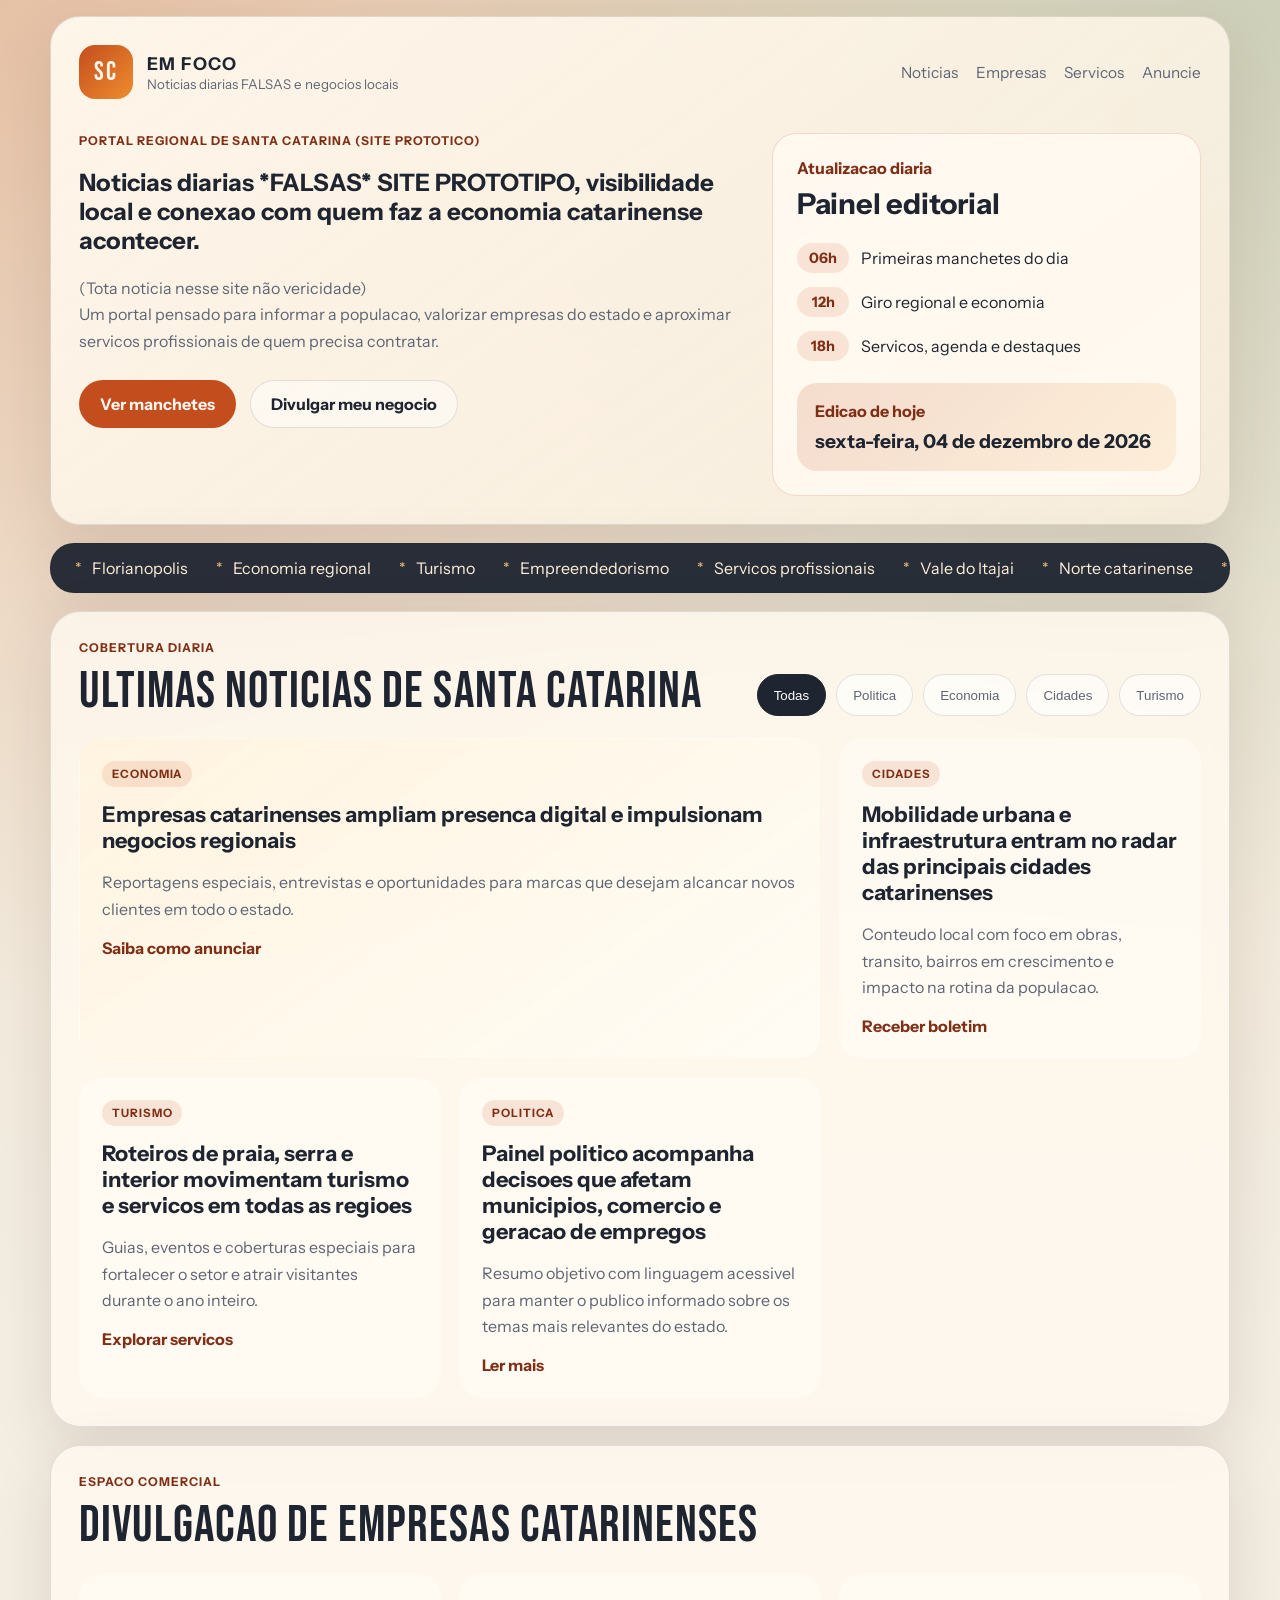
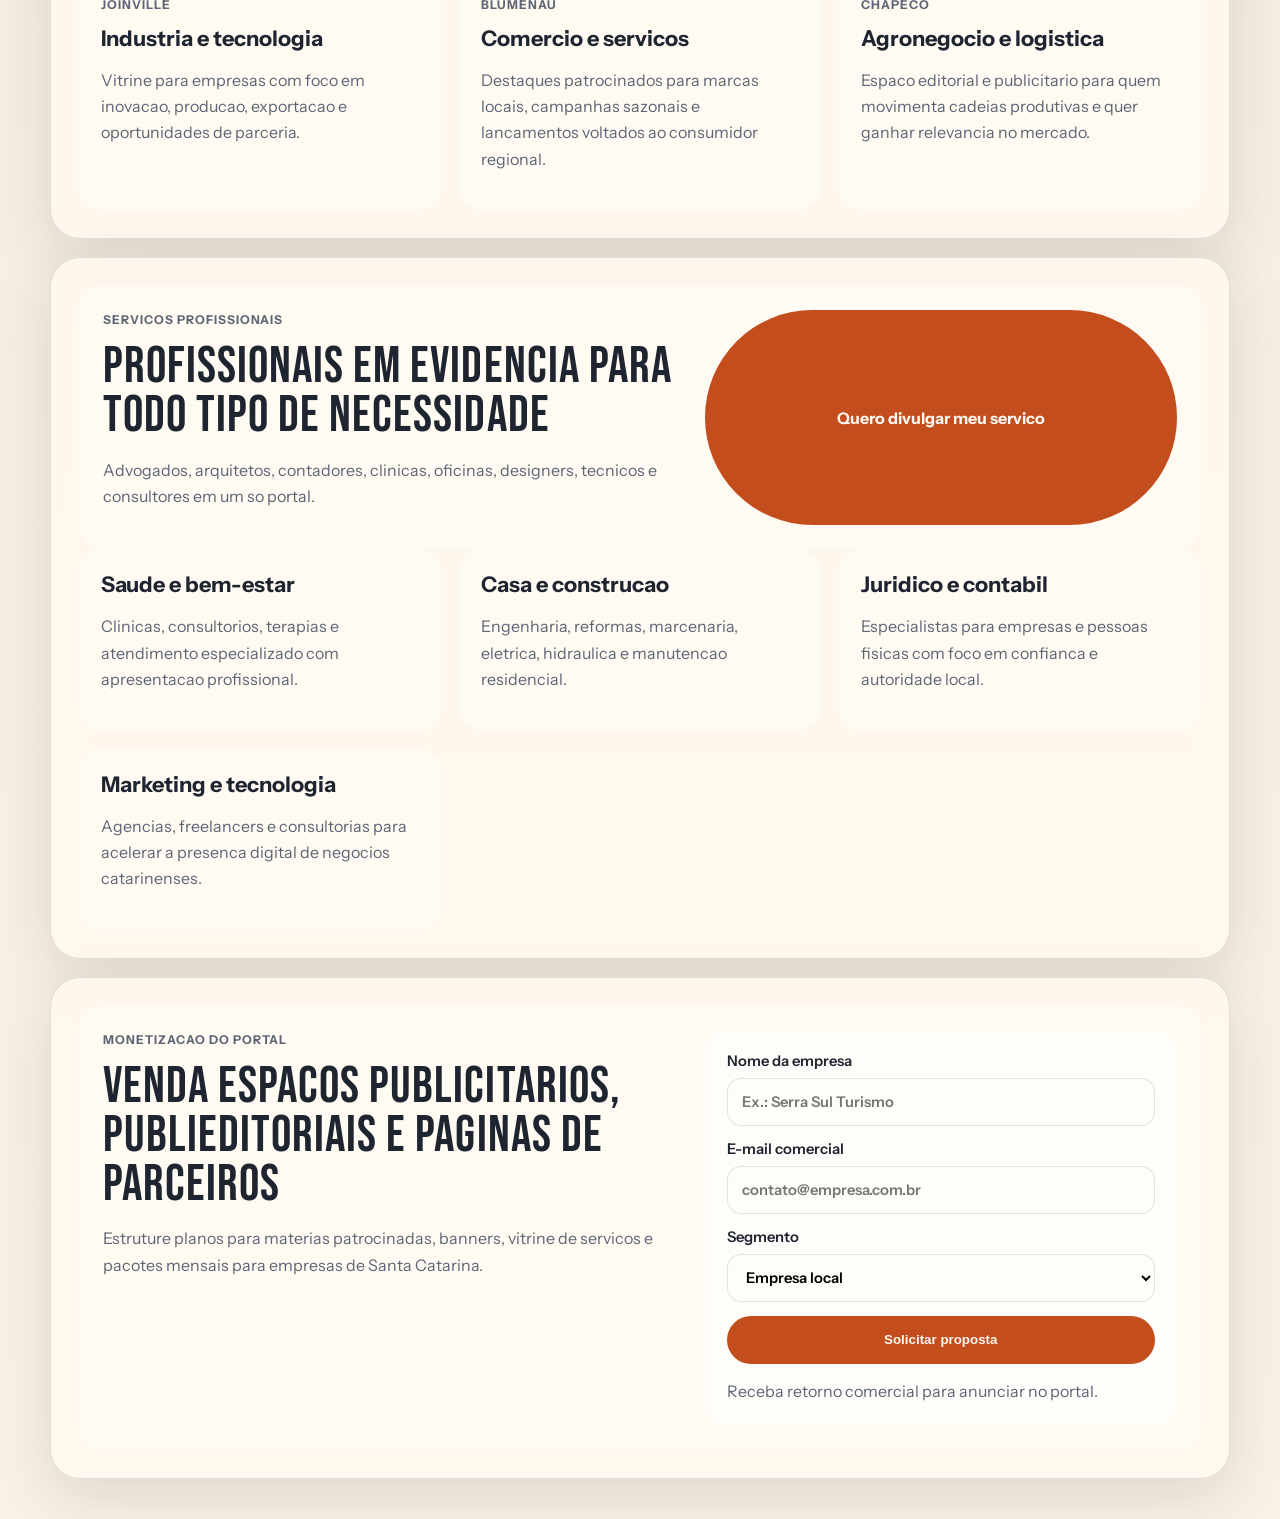
<file: index.html>
<!DOCTYPE html>
<html lang="pt-BR">
<head>
  <meta charset="UTF-8">
  <meta name="viewport" content="width=device-width, initial-scale=1.0">
  <title>SC em Foco | Noticias, Empresas e Servicos de Santa Catarina</title>
  <meta
    name="description"
    content="Portal de noticias de Santa Catarina com cobertura diaria, espaco para empresas locais e divulgacao de servicos profissionais."
  >
  <link rel="preconnect" href="https://fonts.googleapis.com">
  <link rel="preconnect" href="https://fonts.gstatic.com" crossorigin>
  <link
    href="https://fonts.googleapis.com/css2?family=Bebas+Neue&family=Instrument+Sans:wght@400;500;600;700&display=swap"
    rel="stylesheet"
  >
  <link rel="stylesheet" href="styles.css">
</head>
<body>
  <div class="page-shell">
    <header class="hero">
      <nav class="topbar">
        <a class="brand" href="#top">
          <span class="brand-mark">SC</span>
          <span class="brand-text">
            <strong>em Foco</strong>
            <small>Noticias diarias FALSAS e negocios locais</small>
          </span>
        </a>
        <div class="topbar-links">
          <a href="#noticias">Noticias</a>
          <a href="#empresas">Empresas</a>
          <a href="#servicos">Servicos</a>
          <a href="#anuncie">Anuncie</a>
        </div>
      </nav>

      <section class="hero-content" id="top">
        <div class="hero-copy">
          <p class="eyebrow">Portal regional de Santa Catarina (Site prototico) </p>
          <h2>Noticias diarias *FALSAS* SITE PROTOTIPO, visibilidade local e conexao com quem faz a economia catarinense acontecer.</h2>
          <p class="hero-text">
            (Tota noticia nesse site não vericidade)<br> Um portal pensado para informar a populacao, valorizar empresas do estado e aproximar servicos profissionais de quem precisa contratar.
          </p>
          <div class="hero-actions">
            <a class="button button-primary" href="#noticias">Ver manchetes</a>
            <a class="button button-secondary" href="#anuncie">Divulgar meu negocio</a>
          </div>
        </div>

        <aside class="hero-highlight">
          <p class="highlight-label">Atualizacao diaria</p>
          <h2>Painel editorial</h2>
          <ul class="highlight-list">
            <li><span>06h</span> Primeiras manchetes do dia</li>
            <li><span>12h</span> Giro regional e economia</li>
            <li><span>18h</span> Servicos, agenda e destaques</li>
          </ul>
          <div class="edition-card">
            <p>Edicao de hoje</p>
            <strong id="current-date">Carregando data...</strong>
          </div>
        </aside>
      </section>
    </header>

    <main>
      <section class="ticker" aria-label="Destaques rapidos">
        <div class="ticker-track">
          <span>Florianopolis</span>
          <span>Economia regional</span>
          <span>Turismo</span>
          <span>Empreendedorismo</span>
          <span>Servicos profissionais</span>
          <span>Vale do Itajai</span>
          <span>Norte catarinense</span>
          <span>Oeste em pauta</span>
        </div>
      </section>

      <section class="section" id="noticias">
        <div class="section-heading">
          <div>
            <p class="eyebrow">Cobertura diaria</p>
            <h2>Ultimas noticias de Santa Catarina</h2>
          </div>
          <div class="filters" role="tablist" aria-label="Filtrar noticias">
            <button class="filter-button is-active" type="button" data-filter="all">Todas</button>
            <button class="filter-button" type="button" data-filter="politica">Politica</button>
            <button class="filter-button" type="button" data-filter="economia">Economia</button>
            <button class="filter-button" type="button" data-filter="cidades">Cidades</button>
            <button class="filter-button" type="button" data-filter="turismo">Turismo</button>
          </div>
        </div>

        <div class="news-grid">
          <article class="headline-card featured" data-category="economia">
            <span class="tag">Economia</span>
            <h3>Empresas catarinenses ampliam presenca digital e impulsionam negocios regionais</h3>
            <p>Reportagens especiais, entrevistas e oportunidades para marcas que desejam alcancar novos clientes em todo o estado.</p>
            <a href="#anuncie">Saiba como anunciar</a>
          </article>

          <article class="headline-card" data-category="cidades">
            <span class="tag">Cidades</span>
            <h3>Mobilidade urbana e infraestrutura entram no radar das principais cidades catarinenses</h3>
            <p>Conteudo local com foco em obras, transito, bairros em crescimento e impacto na rotina da populacao.</p>
            <a href="#newsletter">Receber boletim</a>
          </article>

          <article class="headline-card" data-category="turismo">
            <span class="tag">Turismo</span>
            <h3>Roteiros de praia, serra e interior movimentam turismo e servicos em todas as regioes</h3>
            <p>Guias, eventos e coberturas especiais para fortalecer o setor e atrair visitantes durante o ano inteiro.</p>
            <a href="#servicos">Explorar servicos</a>
          </article>

          <article class="headline-card" data-category="politica">
            <span class="tag">Politica</span>
            <h3>Painel politico acompanha decisoes que afetam municipios, comercio e geracao de empregos</h3>
            <p>Resumo objetivo com linguagem acessivel para manter o publico informado sobre os temas mais relevantes do estado.</p>
            <a href="#noticias">Ler mais</a>
          </article>
        </div>
      </section>

      <section class="section split-section" id="empresas">
        <div class="section-heading">
          <div>
            <p class="eyebrow">Espaco comercial</p>
            <h2>Divulgacao de empresas catarinenses</h2>
          </div>
        </div>

        <div class="business-showcase">
          <article class="business-card">
            <p class="business-city">Joinville</p>
            <h3>Industria e tecnologia</h3>
            <p>Vitrine para empresas com foco em inovacao, producao, exportacao e oportunidades de parceria.</p>
          </article>

          <article class="business-card">
            <p class="business-city">Blumenau</p>
            <h3>Comercio e servicos</h3>
            <p>Destaques patrocinados para marcas locais, campanhas sazonais e lancamentos voltados ao consumidor regional.</p>
          </article>

          <article class="business-card">
            <p class="business-city">Chapeco</p>
            <h3>Agronegocio e logistica</h3>
            <p>Espaco editorial e publicitario para quem movimenta cadeias produtivas e quer ganhar relevancia no mercado.</p>
          </article>
        </div>
      </section>

      <section class="section" id="servicos">
        <div class="services-banner">
          <div>
            <p class="eyebrow">Servicos profissionais</p>
            <h2>Profissionais em evidencia para todo tipo de necessidade</h2>
            <p>Advogados, arquitetos, contadores, clinicas, oficinas, designers, tecnicos e consultores em um so portal.</p>
          </div>
          <a class="button button-primary" href="#anuncie">Quero divulgar meu servico</a>
        </div>

        <div class="services-grid">
          <article class="service-card">
            <h3>Saude e bem-estar</h3>
            <p>Clinicas, consultorios, terapias e atendimento especializado com apresentacao profissional.</p>
          </article>
          <article class="service-card">
            <h3>Casa e construcao</h3>
            <p>Engenharia, reformas, marcenaria, eletrica, hidraulica e manutencao residencial.</p>
          </article>
          <article class="service-card">
            <h3>Juridico e contabil</h3>
            <p>Especialistas para empresas e pessoas fisicas com foco em confianca e autoridade local.</p>
          </article>
          <article class="service-card">
            <h3>Marketing e tecnologia</h3>
            <p>Agencias, freelancers e consultorias para acelerar a presenca digital de negocios catarinenses.</p>
          </article>
        </div>
      </section>

      <section class="section cta-section" id="anuncie">
        <div class="cta-card">
          <div>
            <p class="eyebrow">Monetizacao do portal</p>
            <h2>Venda espacos publicitarios, publieditoriais e paginas de parceiros</h2>
            <p>
              Estruture planos para materias patrocinadas, banners, vitrine de servicos e pacotes mensais para empresas de Santa Catarina.
            </p>
          </div>

          <form class="lead-form" id="newsletter">
            <label>
              Nome da empresa
              <input type="text" name="company" placeholder="Ex.: Serra Sul Turismo">
            </label>
            <label>
              E-mail comercial
              <input type="email" name="email" placeholder="contato@empresa.com.br">
            </label>
            <label>
              Segmento
              <select name="segment">
                <option>Empresa local</option>
                <option>Servico profissional</option>
                <option>Agencia / parceiro</option>
              </select>
            </label>
            <button class="button button-primary" type="submit">Solicitar proposta</button>
            <p class="form-note" id="form-feedback">Receba retorno comercial para anunciar no portal.</p>
          </form>
        </div>
      </section>
    </main>
  </div>

  <script src="script.js"></script>
</body>
</html>
</file>
<file: styles.css>
:root {
  --bg: #f3ede2;
  --surface: rgba(255, 250, 242, 0.88);
  --surface-strong: #fff9ef;
  --text: #1e2430;
  --muted: #5d6575;
  --accent: #c44d1e;
  --accent-dark: #7f2f16;
  --accent-soft: #f2c27f;
  --line: rgba(30, 36, 48, 0.12);
  --shadow: 0 18px 60px rgba(67, 35, 18, 0.12);
}

* {
  box-sizing: border-box;
}

html {
  scroll-behavior: smooth;
}

body {
  margin: 0;
  font-family: "Instrument Sans", sans-serif;
  background:
    radial-gradient(circle at top left, rgba(196, 77, 30, 0.22), transparent 30%),
    radial-gradient(circle at top right, rgba(34, 111, 84, 0.16), transparent 28%),
    linear-gradient(180deg, #efe2cc 0%, var(--bg) 42%, #f8f1e6 100%);
  color: var(--text);
}

a {
  color: inherit;
  text-decoration: none;
}

.page-shell {
  width: min(1180px, calc(100% - 32px));
  margin: 16px auto 40px;
}

.hero,
.section,
.ticker {
  border: 1px solid var(--line);
  box-shadow: var(--shadow);
  backdrop-filter: blur(14px);
}

.hero {
  padding: 28px;
  border-radius: 30px;
  background: linear-gradient(145deg, rgba(255, 248, 237, 0.95), rgba(250, 239, 222, 0.82));
}

.topbar {
  display: flex;
  align-items: center;
  justify-content: space-between;
  gap: 24px;
}

.brand {
  display: inline-flex;
  align-items: center;
  gap: 14px;
}

.brand-mark {
  display: grid;
  place-items: center;
  width: 54px;
  height: 54px;
  border-radius: 16px;
  background: linear-gradient(135deg, var(--accent), #ee8d2d);
  color: #fff7f0;
  font-family: "Bebas Neue", sans-serif;
  font-size: 1.65rem;
  letter-spacing: 0.08em;
}

.brand-text {
  display: flex;
  flex-direction: column;
  gap: 2px;
}

.brand-text strong,
.eyebrow,
.tag,
.business-city {
  text-transform: uppercase;
  letter-spacing: 0.08em;
}

.brand-text strong {
  font-size: 1.1rem;
}

.brand-text small {
  color: var(--muted);
}

.topbar-links {
  display: flex;
  flex-wrap: wrap;
  gap: 18px;
  color: var(--muted);
  font-size: 0.96rem;
}

.topbar-links a:hover,
.headline-card a:hover {
  color: var(--accent-dark);
}

.hero-content {
  display: grid;
  grid-template-columns: 1.4fr 0.9fr;
  gap: 26px;
  margin-top: 34px;
}

.eyebrow {
  margin: 0 0 12px;
  color: var(--accent-dark);
  font-size: 0.76rem;
  font-weight: 700;
}

.hero-copy h1,
.section-heading h2,
.services-banner h2,
.cta-card h2 {
  margin: 0;
  font-family: "Bebas Neue", sans-serif;
  font-weight: 400;
  letter-spacing: 0.02em;
  line-height: 0.96;
}

.hero-copy h1 {
  font-size: clamp(3.2rem, 7vw, 5.8rem);
  max-width: 11ch;
}

.hero-text,
.headline-card p,
.business-card p,
.service-card p,
.cta-card p,
.services-banner p {
  color: var(--muted);
  line-height: 1.65;
}

.hero-actions {
  display: flex;
  flex-wrap: wrap;
  gap: 14px;
  margin-top: 26px;
}

.button {
  display: inline-flex;
  align-items: center;
  justify-content: center;
  min-height: 48px;
  padding: 0 20px;
  border-radius: 999px;
  border: 1px solid transparent;
  font-weight: 700;
  transition: transform 180ms ease, background-color 180ms ease, border-color 180ms ease;
}

.button:hover,
.filter-button:hover {
  transform: translateY(-2px);
}

.button-primary {
  background: var(--accent);
  color: #fff8f2;
}

.button-primary:hover {
  background: var(--accent-dark);
}

.button-secondary {
  border-color: var(--line);
  background: rgba(255, 255, 255, 0.45);
}

.hero-highlight,
.headline-card,
.business-card,
.service-card,
.cta-card,
.ticker,
.services-banner {
  border-radius: 24px;
  background: var(--surface);
}

.hero-highlight {
  padding: 24px;
  border: 1px solid rgba(196, 77, 30, 0.18);
}

.highlight-label,
.edition-card p {
  margin: 0 0 8px;
  color: var(--accent-dark);
  font-weight: 700;
}

.hero-highlight h2 {
  margin: 0;
  font-size: 1.8rem;
}

.highlight-list {
  padding: 0;
  margin: 22px 0;
  list-style: none;
  display: grid;
  gap: 14px;
}

.highlight-list li {
  display: flex;
  align-items: center;
  gap: 12px;
}

.highlight-list span {
  display: inline-flex;
  align-items: center;
  justify-content: center;
  min-width: 52px;
  padding: 6px 10px;
  border-radius: 999px;
  background: rgba(196, 77, 30, 0.12);
  color: var(--accent-dark);
  font-size: 0.9rem;
  font-weight: 700;
}

.edition-card {
  padding: 18px;
  border-radius: 20px;
  background: linear-gradient(135deg, rgba(196, 77, 30, 0.16), rgba(242, 194, 127, 0.2));
}

.edition-card strong {
  font-size: 1.2rem;
}

.ticker {
  margin: 18px 0;
  overflow: hidden;
  white-space: nowrap;
  background: rgba(30, 36, 48, 0.95);
  color: #fff0da;
}

.ticker-track {
  display: inline-flex;
  gap: 28px;
  padding: 14px 24px;
  animation: ticker-scroll 24s linear infinite;
}

.ticker-track span::before {
  content: "*";
  margin-right: 10px;
  color: var(--accent-soft);
}

@keyframes ticker-scroll {
  from {
    transform: translateX(0);
  }

  to {
    transform: translateX(-30%);
  }
}

.section {
  margin-top: 18px;
  padding: 28px;
  background: rgba(255, 249, 239, 0.82);
  border-radius: 30px;
}

.section-heading {
  display: flex;
  justify-content: space-between;
  gap: 18px;
  align-items: end;
  margin-bottom: 22px;
}

.section-heading h2,
.services-banner h2,
.cta-card h2 {
  font-size: clamp(2.1rem, 4vw, 3.4rem);
}

.filters {
  display: flex;
  flex-wrap: wrap;
  gap: 10px;
}

.filter-button {
  border: 1px solid var(--line);
  background: rgba(255, 255, 255, 0.62);
  color: var(--muted);
  min-height: 42px;
  padding: 0 16px;
  border-radius: 999px;
  cursor: pointer;
  transition: transform 180ms ease, border-color 180ms ease, color 180ms ease, background-color 180ms ease;
}

.filter-button.is-active {
  background: var(--text);
  color: #fff;
  border-color: var(--text);
}

.news-grid,
.business-showcase,
.services-grid {
  display: grid;
  gap: 18px;
}

.news-grid {
  grid-template-columns: repeat(3, minmax(0, 1fr));
}

.headline-card {
  padding: 22px;
  border: 1px solid transparent;
  transition: transform 180ms ease, opacity 180ms ease, border-color 180ms ease;
}

.headline-card:hover,
.business-card:hover,
.service-card:hover {
  transform: translateY(-4px);
  border-color: rgba(196, 77, 30, 0.18);
}

.headline-card.featured {
  grid-column: span 2;
  background: linear-gradient(145deg, rgba(255, 243, 223, 0.92), rgba(255, 253, 247, 0.8));
}

.headline-card h3,
.business-card h3,
.service-card h3 {
  margin: 0 0 10px;
  font-size: 1.35rem;
}

.headline-card a {
  font-weight: 700;
  color: var(--accent-dark);
}

.tag {
  display: inline-block;
  margin-bottom: 14px;
  padding: 6px 10px;
  border-radius: 999px;
  background: rgba(196, 77, 30, 0.12);
  color: var(--accent-dark);
  font-size: 0.72rem;
  font-weight: 700;
}

.business-showcase,
.services-grid {
  grid-template-columns: repeat(3, minmax(0, 1fr));
}

.business-card,
.service-card {
  padding: 22px;
}

.business-city {
  margin: 0 0 10px;
  color: var(--accent-dark);
  font-size: 0.76rem;
  font-weight: 700;
}

.services-banner,
.cta-card {
  display: grid;
  grid-template-columns: 1.1fr 0.9fr;
  gap: 24px;
  padding: 24px;
}

.lead-form {
  display: grid;
  gap: 14px;
  padding: 22px;
  border-radius: 22px;
  background: rgba(255, 255, 255, 0.6);
}

.lead-form label {
  display: grid;
  gap: 8px;
  font-size: 0.92rem;
  font-weight: 600;
}

.lead-form input,
.lead-form select {
  width: 100%;
  min-height: 48px;
  padding: 0 14px;
  border: 1px solid rgba(30, 36, 48, 0.12);
  border-radius: 14px;
  font: inherit;
  background: #fffdf8;
}

.lead-form input:focus,
.lead-form select:focus {
  outline: 2px solid rgba(196, 77, 30, 0.24);
  border-color: var(--accent);
}

.form-note {
  margin: 0;
  color: var(--muted);
}

.is-hidden {
  display: none;
}

@media (max-width: 960px) {
  .hero-content,
  .services-banner,
  .cta-card,
  .news-grid,
  .business-showcase,
  .services-grid {
    grid-template-columns: 1fr;
  }

  .headline-card.featured {
    grid-column: span 1;
  }

  .section-heading,
  .topbar {
    align-items: start;
    flex-direction: column;
  }
}

@media (max-width: 640px) {
  .page-shell {
    width: min(100% - 20px, 1180px);
    margin: 10px auto 24px;
  }

  .hero,
  .section {
    padding: 20px;
    border-radius: 24px;
  }

  .hero-copy h1 {
    max-width: 100%;
  }

  .hero-actions,
  .topbar-links,
  .filters {
    width: 100%;
  }

  .button,
  .filter-button {
    width: 100%;
  }

  .ticker-track {
    gap: 20px;
    animation-duration: 18s;
  }
}
</file>
